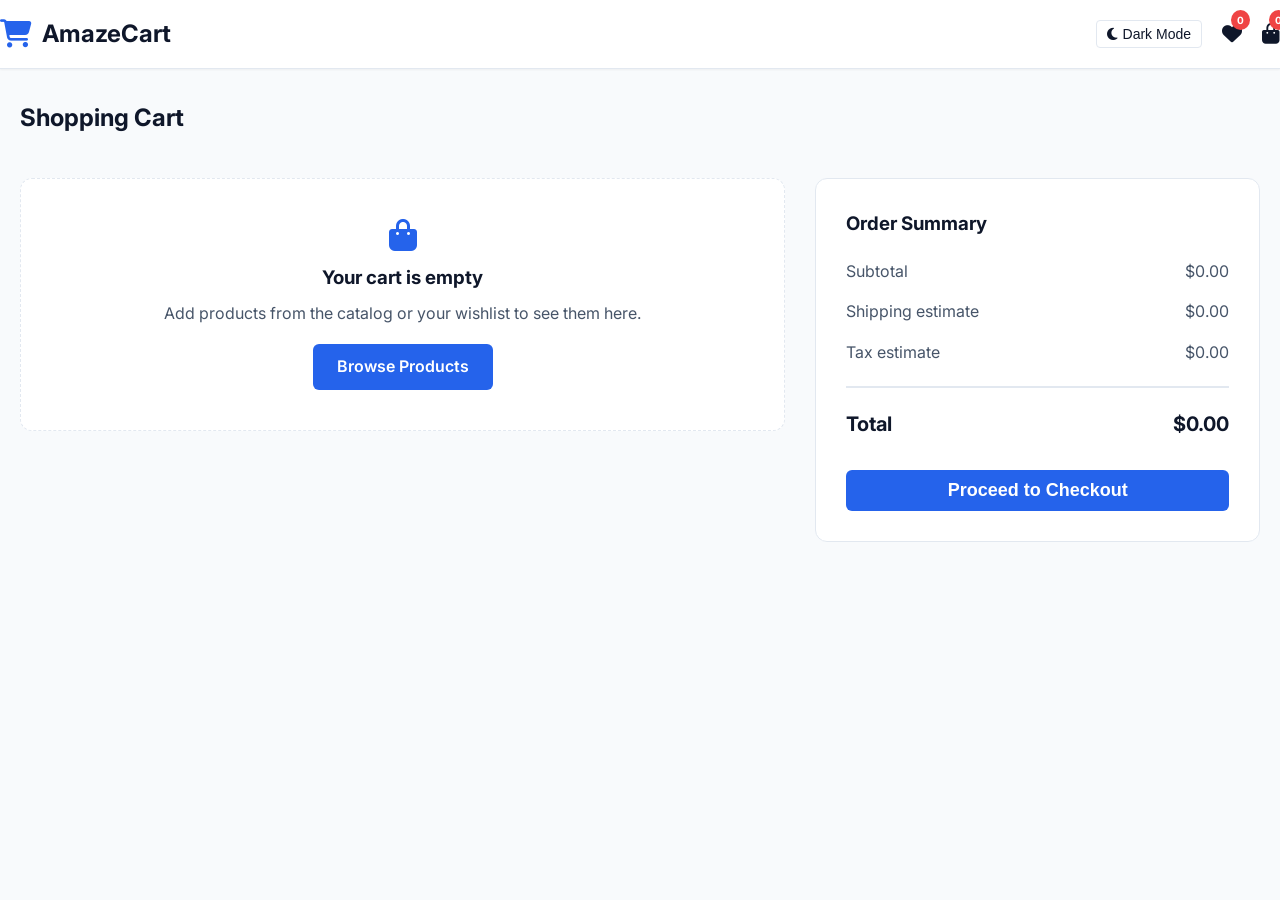
<file: cart.html>
<!DOCTYPE html>
<html lang="en" data-theme="light">
<head>
  <meta charset="UTF-8">
  <meta name="viewport" content="width=device-width, initial-scale=1.0">
  <title>Shopping Cart - AmazeCart</title>
  
  <link rel="stylesheet" href="https://cdnjs.cloudflare.com/ajax/libs/font-awesome/6.4.0/css/all.min.css">
  <link rel="stylesheet" href="styles/main.css">
  <style>
    .cart-container {
      display: flex;
      gap: 30px;
      margin-top: 40px;
      margin-bottom: 60px;
    }
    
    .cart-items {
      flex: 2;
    }
    
    .cart-summary {
      flex: 1;
      background: var(--surface-color);
      padding: 30px;
      border-radius: 12px;
      border: 1px solid var(--border-color);
      height: fit-content;
      position: sticky;
      top: 100px;
    }
    
    .cart-item {
      display: flex;
      gap: 20px;
      padding: 20px;
      background: var(--surface-color);
      border-radius: 12px;
      border: 1px solid var(--border-color);
      margin-bottom: 20px;
      align-items: center;
    }
    
    .cart-item img {
      width: 100px;
      height: 100px;
      object-fit: cover;
      border-radius: 8px;
    }
    
    .cart-item-details {
      flex: 1;
    }
    
    .cart-item-title {
      font-size: 18px;
      font-weight: 600;
      margin-bottom: 5px;
    }
    
    .cart-item-price {
      font-size: 16px;
      color: var(--text-secondary);
      margin-bottom: 15px;
    }

    .cart-item-meta {
      color: var(--text-secondary);
      font-size: 13px;
      text-transform: uppercase;
      letter-spacing: 0.05em;
      margin-bottom: 10px;
    }

    .qty-controls {
      display: flex;
      align-items: center;
      gap: 10px;
    }
    
    .qty-btn {
      width: 30px;
      height: 30px;
      border-radius: 50%;
      border: 1px solid var(--border-color);
      background: var(--bg-color);
      cursor: pointer;
      display: flex;
      align-items: center;
      justify-content: center;
      color: var(--text-primary);
    }
    
    .remove-btn {
      color: var(--error-color);
      background: none;
      border: none;
      cursor: pointer;
      font-size: 20px;
    }
    
    .summary-row {
      display: flex;
      justify-content: space-between;
      margin-bottom: 15px;
      color: var(--text-secondary);
    }
    
    .summary-total {
      display: flex;
      justify-content: space-between;
      margin-top: 20px;
      padding-top: 20px;
      border-top: 2px solid var(--border-color);
      font-size: 20px;
      font-weight: bold;
      color: var(--text-primary);
    }

    .cart-item-actions {
      display: flex;
      align-items: center;
      justify-content: space-between;
      gap: 14px;
      flex-wrap: wrap;
    }
    
  </style>
</head>
<body>

  <header>
    <div class="container top-bar">
      <a href="index.html" class="logo">
        <i class="fas fa-shopping-cart"></i>
        <span>AmazeCart</span>
      </a>
      
      <div class="nav-icons">
        <div class="controls">
          <button id="theme-toggle" class="theme-toggle">
            <i class="fas fa-moon"></i> Dark Mode
          </button>
        </div>
        <a href="wishlist.html" class="nav-icon" title="Wishlist">
          <i class="fas fa-heart"></i>
          <span class="badge wishlist-count">0</span>
        </a>
        <a href="cart.html" class="nav-icon" title="Cart">
          <i class="fas fa-shopping-bag"></i>
          <span class="badge cart-count">0</span>
        </a>
      </div>
    </div>
  </header>

  <main class="container">
    <h2 style="margin-top: 30px;">Shopping Cart</h2>
    
    <div class="cart-container">
      <div class="cart-items">
        <div id="cart-items-list"></div>
        <div id="cart-empty-state" class="empty-state" style="display: none;">
          <i class="fas fa-shopping-bag"></i>
          <h3>Your cart is empty</h3>
          <p>Add products from the catalog or your wishlist to see them here.</p>
          <a href="products.html" class="btn btn-primary" style="margin-top: 18px;">Browse Products</a>
        </div>
      </div>

      <div class="cart-summary">
        <h3 style="margin-bottom: 20px;">Order Summary</h3>
        <div class="summary-row">
          <span>Subtotal</span>
          <span id="cart-subtotal">$0.00</span>
        </div>
        <div class="summary-row">
          <span>Shipping estimate</span>
          <span id="cart-shipping">$0.00</span>
        </div>
        <div class="summary-row">
          <span>Tax estimate</span>
          <span id="cart-tax">$0.00</span>
        </div>
        
        <div class="summary-total">
          <span>Total</span>
          <span id="cart-total">$0.00</span>
        </div>
        
        <button id="checkout-btn" class="btn btn-primary" style="width: 100%; margin-top: 30px; font-size: 18px;">Proceed to Checkout</button>
      </div>
    </div>
  </main>

  <script src="scripts/main.js"></script>
</body>
</html>
</file>
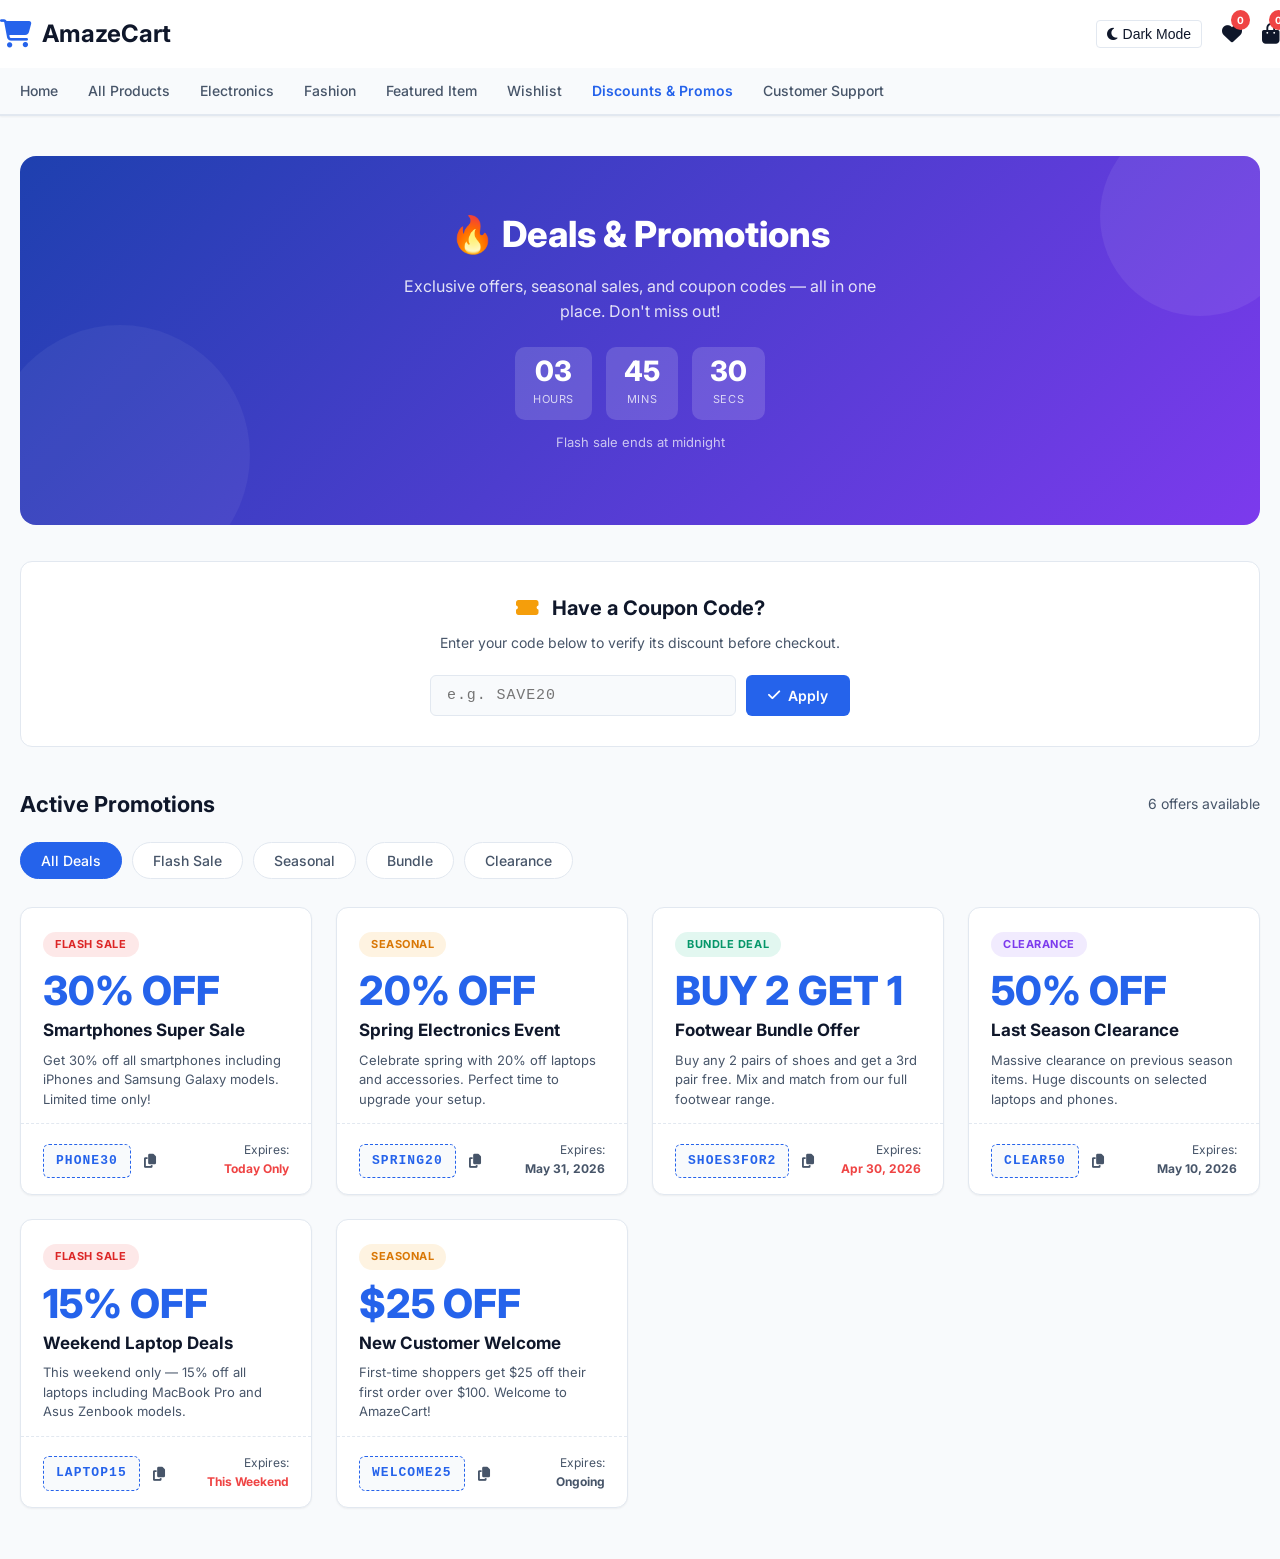
<file: discounts.html>
<!DOCTYPE html>
<html lang="en" data-theme="light">
<head>
  <meta charset="UTF-8">
  <meta name="viewport" content="width=device-width, initial-scale=1.0">
  <title>Discounts & Promotions - AmazeCart</title>

  <link rel="stylesheet" href="https://cdnjs.cloudflare.com/ajax/libs/font-awesome/6.4.0/css/all.min.css">
  <link rel="stylesheet" href="styles/main.css">
  <style>
    /* Hero Banner */
    .promo-hero {
      background: linear-gradient(135deg, #1e40af 0%, #7c3aed 100%);
      border-radius: 16px;
      padding: 50px 40px;
      color: #fff;
      text-align: center;
      margin: 40px 0 36px;
      position: relative;
      overflow: hidden;
    }

    .promo-hero::before {
      content: '';
      position: absolute;
      top: -40px; right: -40px;
      width: 200px; height: 200px;
      border-radius: 50%;
      background: rgba(255,255,255,0.07);
    }

    .promo-hero::after {
      content: '';
      position: absolute;
      bottom: -60px; left: -30px;
      width: 260px; height: 260px;
      border-radius: 50%;
      background: rgba(255,255,255,0.05);
    }

    .promo-hero h1 {
      font-size: 36px;
      font-weight: 800;
      margin-bottom: 10px;
    }

    .promo-hero p {
      font-size: 16px;
      opacity: 0.85;
      max-width: 480px;
      margin: 0 auto 22px;
    }

    /* Countdown Timer */
    .countdown {
      display: flex;
      gap: 14px;
      justify-content: center;
      margin-top: 10px;
    }

    .countdown-unit {
      background: rgba(255,255,255,0.15);
      border-radius: 10px;
      padding: 10px 18px;
      min-width: 70px;
    }

    .countdown-unit .num {
      font-size: 28px;
      font-weight: 800;
      display: block;
      line-height: 1;
    }

    .countdown-unit .lbl {
      font-size: 11px;
      opacity: 0.75;
      text-transform: uppercase;
      letter-spacing: 0.06em;
    }

    /* Filter tabs */
    .promo-tabs {
      display: flex;
      gap: 10px;
      margin-bottom: 28px;
      flex-wrap: wrap;
    }

    .promo-tab {
      padding: 9px 20px;
      border-radius: 20px;
      border: 1px solid var(--border-color);
      background: var(--surface-color);
      color: var(--text-secondary);
      cursor: pointer;
      font-size: 14px;
      font-weight: 500;
      font-family: inherit;
      transition: all 0.2s ease;
    }

    .promo-tab.active,
    .promo-tab:hover {
      background: var(--accent-primary);
      color: #fff;
      border-color: var(--accent-primary);
    }

    /* Promo Grid */
    .promo-grid {
      display: grid;
      grid-template-columns: repeat(auto-fill, minmax(280px, 1fr));
      gap: 24px;
      margin-bottom: 50px;
    }

    .promo-card {
      background: var(--surface-color);
      border: 1px solid var(--border-color);
      border-radius: 12px;
      overflow: hidden;
      box-shadow: var(--shadow-sm);
      transition: transform 0.2s ease, box-shadow 0.2s ease;
      display: flex;
      flex-direction: column;
    }

    .promo-card:hover {
      transform: translateY(-4px);
      box-shadow: var(--shadow-md);
    }

    .promo-card-top {
      padding: 22px 22px 14px;
      border-bottom: 1px dashed var(--border-color);
    }

    .promo-type-badge {
      display: inline-block;
      padding: 4px 12px;
      border-radius: 20px;
      font-size: 11px;
      font-weight: 700;
      letter-spacing: 0.05em;
      text-transform: uppercase;
      margin-bottom: 14px;
    }

    .badge-flash    { background: rgba(239,68,68,0.12); color: #dc2626; }
    .badge-seasonal { background: rgba(245,158,11,0.12); color: #d97706; }
    .badge-bundle   { background: rgba(16,185,129,0.12); color: #059669; }
    .badge-clearance{ background: rgba(139,92,246,0.12); color: #7c3aed; }

    .promo-discount {
      font-size: 40px;
      font-weight: 800;
      color: var(--accent-primary);
      line-height: 1;
      margin-bottom: 6px;
    }

    .promo-card h3 {
      font-size: 17px;
      font-weight: 700;
      margin-bottom: 6px;
    }

    .promo-card p {
      font-size: 13px;
      color: var(--text-secondary);
      line-height: 1.5;
    }

    .promo-card-bottom {
      padding: 16px 22px;
      display: flex;
      align-items: center;
      justify-content: space-between;
      flex: 1;
      align-items: flex-end;
    }

    .coupon-wrap {
      display: flex;
      align-items: center;
      gap: 8px;
    }

    .coupon-code {
      background: var(--bg-color);
      border: 1.5px dashed var(--accent-primary);
      border-radius: 6px;
      padding: 6px 12px;
      font-size: 13px;
      font-weight: 700;
      font-family: monospace;
      color: var(--accent-primary);
      letter-spacing: 0.08em;
    }

    .copy-btn {
      background: none;
      border: none;
      cursor: pointer;
      color: var(--text-secondary);
      font-size: 14px;
      padding: 5px;
      border-radius: 4px;
      transition: color 0.2s;
      font-family: inherit;
    }

    .copy-btn:hover { color: var(--accent-primary); }

    .promo-expires {
      font-size: 12px;
      color: var(--text-secondary);
      text-align: right;
    }

    .promo-expires strong {
      display: block;
      color: var(--error-color);
    }

    /* Coupon input section */
    .coupon-section {
      background: var(--surface-color);
      border: 1px solid var(--border-color);
      border-radius: 12px;
      padding: 30px;
      margin-bottom: 40px;
      text-align: center;
    }

    .coupon-section h2 {
      font-size: 20px;
      font-weight: 700;
      margin-bottom: 8px;
    }

    .coupon-section p {
      color: var(--text-secondary);
      font-size: 14px;
      margin-bottom: 20px;
    }

    .coupon-input-row {
      display: flex;
      gap: 10px;
      max-width: 420px;
      margin: 0 auto;
    }

    .coupon-input-row input {
      flex: 1;
      padding: 11px 16px;
      border: 1px solid var(--border-color);
      border-radius: 6px;
      background: var(--bg-color);
      color: var(--text-primary);
      font-family: monospace;
      font-size: 15px;
      letter-spacing: 0.06em;
    }

    .coupon-input-row input:focus {
      outline: none;
      border-color: var(--accent-primary);
      box-shadow: 0 0 0 3px rgba(37,99,235,0.1);
    }

    .btn-primary {
      display: inline-flex;
      align-items: center;
      gap: 8px;
      padding: 11px 22px;
      background: var(--accent-primary);
      color: #fff;
      border: none;
      border-radius: 6px;
      font-weight: 600;
      font-size: 14px;
      cursor: pointer;
      font-family: inherit;
      transition: background 0.2s ease;
    }

    .btn-primary:hover { background: var(--accent-hover); }

    .coupon-result {
      margin-top: 14px;
      font-size: 14px;
      font-weight: 600;
      display: none;
    }

    .coupon-result.valid   { color: var(--success-color); }
    .coupon-result.invalid { color: var(--error-color); }

    /* Section title */
    .section-title-row {
      display: flex;
      align-items: center;
      justify-content: space-between;
      margin-bottom: 20px;
    }

    .section-title-row h2 {
      font-size: 22px;
      font-weight: 700;
    }

    /* Toast */
    .toast {
      position: fixed;
      bottom: 30px;
      right: 30px;
      background: var(--surface-color);
      border: 1px solid var(--border-color);
      border-radius: 10px;
      padding: 14px 20px;
      box-shadow: var(--shadow-lg);
      display: flex;
      align-items: center;
      gap: 10px;
      font-size: 14px;
      font-weight: 500;
      transform: translateY(100px);
      opacity: 0;
      transition: all 0.3s ease;
      z-index: 9999;
    }

    .toast.show { transform: translateY(0); opacity: 1; }
    .toast i { color: var(--success-color); }

    /* No results */
    .no-results {
      text-align: center;
      padding: 60px 20px;
      color: var(--text-secondary);
      display: none;
    }

    .no-results i { font-size: 40px; margin-bottom: 14px; display: block; }
  </style>
</head>
<body>

  <!-- Header -->
  <header>
    <div class="container top-bar">
      <div class="logo">
        <i class="fas fa-shopping-cart"></i>
        <span>AmazeCart</span>
      </div>
      <div class="nav-icons">
        <div class="controls">
          <button id="theme-toggle" class="theme-toggle">
            <i class="fas fa-moon"></i> Dark Mode
          </button>
        </div>
        <a href="wishlist.html" class="nav-icon" title="Wishlist">
          <i class="fas fa-heart"></i>
          <span class="badge wishlist-count">0</span>
        </a>
        <a href="cart.html" class="nav-icon" title="Cart">
          <i class="fas fa-shopping-bag"></i>
          <span class="badge cart-count">0</span>
        </a>
      </div>
    </div>
    <nav class="main-nav">
      <div class="container">
        <ul>
          <li><a href="index.html">Home</a></li>
          <li><a href="products.html">All Products</a></li>
          <li><a href="products.html?category=electronics">Electronics</a></li>
          <li><a href="products.html?category=fashion">Fashion</a></li>
          <li><a href="product-details.html">Featured Item</a></li>
          <li><a href="wishlist.html">Wishlist</a></li>
          <li><a href="discounts.html" style="color: var(--accent-primary); font-weight: 600;">Discounts & Promos</a></li>
          <li><a href="feedback.html">Customer Support</a></li>
        </ul>
      </div>
    </nav>
  </header>

  <main class="container">

    <!-- Hero -->
    <div class="promo-hero">
      <h1>🔥 Deals & Promotions</h1>
      <p>Exclusive offers, seasonal sales, and coupon codes — all in one place. Don't miss out!</p>
      <div class="countdown" id="countdown">
        <div class="countdown-unit"><span class="num" id="cd-hours">00</span><span class="lbl">Hours</span></div>
        <div class="countdown-unit"><span class="num" id="cd-mins">00</span><span class="lbl">Mins</span></div>
        <div class="countdown-unit"><span class="num" id="cd-secs">00</span><span class="lbl">Secs</span></div>
      </div>
      <p style="margin-top:12px; font-size:13px; opacity:0.7;">Flash sale ends at midnight</p>
    </div>

    <!-- Coupon Validator -->
    <div class="coupon-section">
      <h2><i class="fas fa-ticket-alt" style="color: var(--accent-secondary); margin-right: 8px;"></i> Have a Coupon Code?</h2>
      <p>Enter your code below to verify its discount before checkout.</p>
      <div class="coupon-input-row">
        <input type="text" id="coupon-input" placeholder="e.g. SAVE20" maxlength="20">
        <button class="btn-primary" id="apply-coupon-btn">
          <i class="fas fa-check"></i> Apply
        </button>
      </div>
      <div class="coupon-result" id="coupon-result"></div>
    </div>

    <!-- Promo Cards -->
    <div class="section-title-row">
      <h2>Active Promotions</h2>
      <span id="promo-count" style="font-size:14px; color:var(--text-secondary);">6 offers available</span>
    </div>

    <!-- Filter Tabs -->
    <div class="promo-tabs">
      <button class="promo-tab active" data-filter="all">All Deals</button>
      <button class="promo-tab" data-filter="flash">Flash Sale</button>
      <button class="promo-tab" data-filter="seasonal">Seasonal</button>
      <button class="promo-tab" data-filter="bundle">Bundle</button>
      <button class="promo-tab" data-filter="clearance">Clearance</button>
    </div>

    <div class="promo-grid" id="promo-grid">
      <!-- Cards rendered by JS -->
    </div>

    <div class="no-results" id="no-results">
      <i class="fas fa-tag"></i>
      No promotions found in this category.
    </div>

  </main>

  <!-- Toast -->
  <div class="toast" id="toast">
    <i class="fas fa-copy"></i>
    <span id="toast-msg">Code copied to clipboard!</span>
  </div>

  <script src="scripts/main.js"></script>
  <script>
    // Promotions data
    const promotions = [
      {
        type: 'flash',
        badgeClass: 'badge-flash',
        badgeLabel: 'Flash Sale',
        discount: '30% OFF',
        title: 'Smartphones Super Sale',
        desc: 'Get 30% off all smartphones including iPhones and Samsung Galaxy models. Limited time only!',
        code: 'PHONE30',
        expires: 'Today Only',
        expiresUrgent: true,
      },
      {
        type: 'seasonal',
        badgeClass: 'badge-seasonal',
        badgeLabel: 'Seasonal',
        discount: '20% OFF',
        title: 'Spring Electronics Event',
        desc: 'Celebrate spring with 20% off laptops and accessories. Perfect time to upgrade your setup.',
        code: 'SPRING20',
        expires: 'May 31, 2026',
        expiresUrgent: false,
      },
      {
        type: 'bundle',
        badgeClass: 'badge-bundle',
        badgeLabel: 'Bundle Deal',
        discount: 'BUY 2\nGET 1',
        title: 'Footwear Bundle Offer',
        desc: 'Buy any 2 pairs of shoes and get a 3rd pair free. Mix and match from our full footwear range.',
        code: 'SHOES3FOR2',
        expires: 'Apr 30, 2026',
        expiresUrgent: true,
      },
      {
        type: 'clearance',
        badgeClass: 'badge-clearance',
        badgeLabel: 'Clearance',
        discount: '50% OFF',
        title: 'Last Season Clearance',
        desc: 'Massive clearance on previous season items. Huge discounts on selected laptops and phones.',
        code: 'CLEAR50',
        expires: 'May 10, 2026',
        expiresUrgent: false,
      },
      {
        type: 'flash',
        badgeClass: 'badge-flash',
        badgeLabel: 'Flash Sale',
        discount: '15% OFF',
        title: 'Weekend Laptop Deals',
        desc: 'This weekend only — 15% off all laptops including MacBook Pro and Asus Zenbook models.',
        code: 'LAPTOP15',
        expires: 'This Weekend',
        expiresUrgent: true,
      },
      {
        type: 'seasonal',
        badgeClass: 'badge-seasonal',
        badgeLabel: 'Seasonal',
        discount: '$25 OFF',
        title: 'New Customer Welcome',
        desc: 'First-time shoppers get $25 off their first order over $100. Welcome to AmazeCart!',
        code: 'WELCOME25',
        expires: 'Ongoing',
        expiresUrgent: false,
      },
    ];

    // Valid coupon codes for validator
    const validCoupons = {
      'PHONE30':    '30% off Smartphones',
      'SPRING20':   '20% off Electronics',
      'SHOES3FOR2': 'Buy 2 Get 1 Free on Shoes',
      'CLEAR50':    '50% off Clearance Items',
      'LAPTOP15':   '15% off Laptops',
      'WELCOME25':  '$25 off orders over $100',
    };

    let activeFilter = 'all';

    function renderPromos(filter) {
      const grid = document.getElementById('promo-grid');
      const noResults = document.getElementById('no-results');
      const countEl = document.getElementById('promo-count');
      grid.innerHTML = '';

      const filtered = filter === 'all' ? promotions : promotions.filter(p => p.type === filter);
      countEl.textContent = filtered.length + ' offer' + (filtered.length !== 1 ? 's' : '') + ' available';

      if (filtered.length === 0) {
        noResults.style.display = 'block';
        return;
      }
      noResults.style.display = 'none';

      filtered.forEach(promo => {
        const card = document.createElement('div');
        card.className = 'promo-card';
        card.innerHTML = `
          <div class="promo-card-top">
            <span class="promo-type-badge ${promo.badgeClass}">${promo.badgeLabel}</span>
            <div class="promo-discount">${promo.discount}</div>
            <h3>${promo.title}</h3>
            <p>${promo.desc}</p>
          </div>
          <div class="promo-card-bottom">
            <div class="coupon-wrap">
              <span class="coupon-code">${promo.code}</span>
              <button class="copy-btn" data-code="${promo.code}" title="Copy code">
                <i class="fas fa-copy"></i>
              </button>
            </div>
            <div class="promo-expires">
              Expires:
              <strong style="color: ${promo.expiresUrgent ? 'var(--error-color)' : 'var(--text-secondary)'};">${promo.expires}</strong>
            </div>
          </div>
        `;
        grid.appendChild(card);
      });

      // Copy button events
      document.querySelectorAll('.copy-btn').forEach(btn => {
        btn.addEventListener('click', function () {
          const code = this.getAttribute('data-code');
          navigator.clipboard.writeText(code).catch(() => {});
          showToast('Code "' + code + '" copied!');
        });
      });
    }

    // Tab filter
    document.querySelectorAll('.promo-tab').forEach(tab => {
      tab.addEventListener('click', function () {
        document.querySelectorAll('.promo-tab').forEach(t => t.classList.remove('active'));
        this.classList.add('active');
        activeFilter = this.getAttribute('data-filter');
        renderPromos(activeFilter);
      });
    });

    // Coupon validator
    document.getElementById('apply-coupon-btn').addEventListener('click', () => {
      const input = document.getElementById('coupon-input').value.trim().toUpperCase();
      const resultEl = document.getElementById('coupon-result');
      resultEl.style.display = 'block';
      if (validCoupons[input]) {
        resultEl.className = 'coupon-result valid';
        resultEl.innerHTML = '<i class="fas fa-check-circle"></i> Valid! This code gives you: ' + validCoupons[input];
      } else if (input === '') {
        resultEl.className = 'coupon-result invalid';
        resultEl.innerHTML = '<i class="fas fa-times-circle"></i> Please enter a coupon code.';
      } else {
        resultEl.className = 'coupon-result invalid';
        resultEl.innerHTML = '<i class="fas fa-times-circle"></i> Invalid or expired code. Try one of the codes above!';
      }
    });

    document.getElementById('coupon-input').addEventListener('keydown', function (e) {
      if (e.key === 'Enter') document.getElementById('apply-coupon-btn').click();
    });

    // Countdown to midnight
    function updateCountdown() {
      const now = new Date();
      const midnight = new Date();
      midnight.setHours(24, 0, 0, 0);
      const diff = midnight - now;
      const h = Math.floor(diff / 3600000);
      const m = Math.floor((diff % 3600000) / 60000);
      const s = Math.floor((diff % 60000) / 1000);
      document.getElementById('cd-hours').textContent = String(h).padStart(2, '0');
      document.getElementById('cd-mins').textContent  = String(m).padStart(2, '0');
      document.getElementById('cd-secs').textContent  = String(s).padStart(2, '0');
    }
    updateCountdown();
    setInterval(updateCountdown, 1000);

    // Toast
    function showToast(msg) {
      const toast = document.getElementById('toast');
      document.getElementById('toast-msg').textContent = msg;
      toast.classList.add('show');
      setTimeout(() => toast.classList.remove('show'), 2500);
    }

    // Init
    renderPromos('all');
  </script>
</body>
</html>
</file>
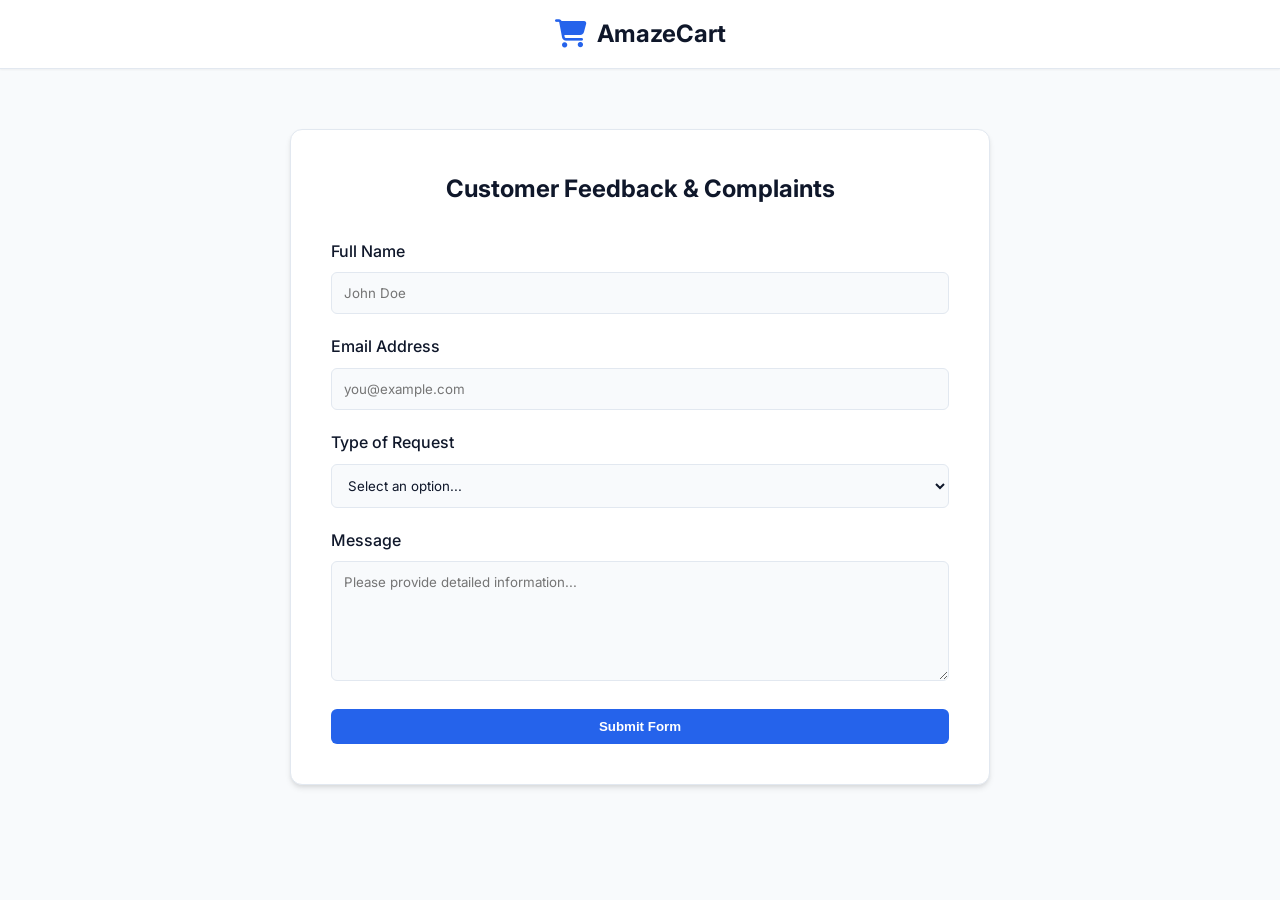
<file: feedback.html>
<!DOCTYPE html>
<html lang="en" data-theme="light">
<head>
  <meta charset="UTF-8">
  <meta name="viewport" content="width=device-width, initial-scale=1.0">
  <title>Feedback & Complaints - AmazeCart</title>
  
  <link rel="stylesheet" href="https://cdnjs.cloudflare.com/ajax/libs/font-awesome/6.4.0/css/all.min.css">
  <link rel="stylesheet" href="styles/main.css">
  <style>
    .feedback-container {
      max-width: 700px;
      margin: 60px auto;
      background: var(--surface-color);
      padding: 40px;
      border-radius: 12px;
      box-shadow: var(--shadow-md);
      border: 1px solid var(--border-color);
    }
    
    .form-group {
      margin-bottom: 20px;
    }
    
    .form-group label {
      display: block;
      margin-bottom: 8px;
      font-weight: 500;
    }
    
    .form-group input, .form-group textarea, .form-group select {
      width: 100%;
      padding: 12px;
      border: 1px solid var(--border-color);
      border-radius: 6px;
      background: var(--bg-color);
      color: var(--text-primary);
      font-family: inherit;
    }

    .form-group textarea {
      resize: vertical;
      min-height: 120px;
    }
    
    /* Custom Validation Error Styles */
    .input-error {
      border-color: var(--error-color) !important;
      background-color: rgba(239, 68, 68, 0.05) !important;
    }
    
    .custom-error-msg {
      color: var(--error-color);
      font-size: 12px;
      margin-top: 5px;
      display: flex;
      align-items: center;
      gap: 5px;
    }
    .custom-error-msg::before {
      content: '\f071';
      font-family: 'Font Awesome 6 Free';
      font-weight: 900;
    }
    
    .form-success-msg {
      background: rgba(16, 185, 129, 0.1);
      color: var(--success-color);
      padding: 15px;
      border-radius: 6px;
      margin-bottom: 20px;
      border: 1px solid rgba(16, 185, 129, 0.2);
    }
  </style>
</head>
<body>

  <header>
    <div class="container top-bar" style="justify-content: center;">
      <a href="index.html" class="logo">
        <i class="fas fa-shopping-cart"></i>
        <span>AmazeCart</span>
      </a>
    </div>
  </header>

  <main class="container">
    <div class="feedback-container">
      <h2 style="margin-bottom: 30px; text-align: center;">Customer Feedback & Complaints</h2>
      
      <form id="feedback-form" class="custom-validate" novalidate>
        <div class="form-group">
          <label for="fb-name">Full Name</label>
          <input type="text" id="fb-name" name="name" required placeholder="John Doe">
        </div>
        
        <div class="form-group">
          <label for="fb-email">Email Address</label>
          <input type="email" id="fb-email" name="email" required placeholder="you@example.com">
        </div>
        
        <div class="form-group">
          <label for="fb-type">Type of Request</label>
          <select id="fb-type" name="type" required>
            <option value="">Select an option...</option>
            <option value="complaint">Complaint</option>
            <option value="feedback">General Feedback</option>
            <option value="support">Technical Support</option>
          </select>
        </div>

        <div class="form-group">
          <label for="fb-message">Message</label>
          <textarea id="fb-message" name="message" required placeholder="Please provide detailed information..."></textarea>
        </div>

        <button type="submit" class="btn btn-primary" style="width: 100%;">Submit Form</button>
      </form>
    </div>
  </main>

  <script src="scripts/validation.js"></script>
</body>
</html>
</file>
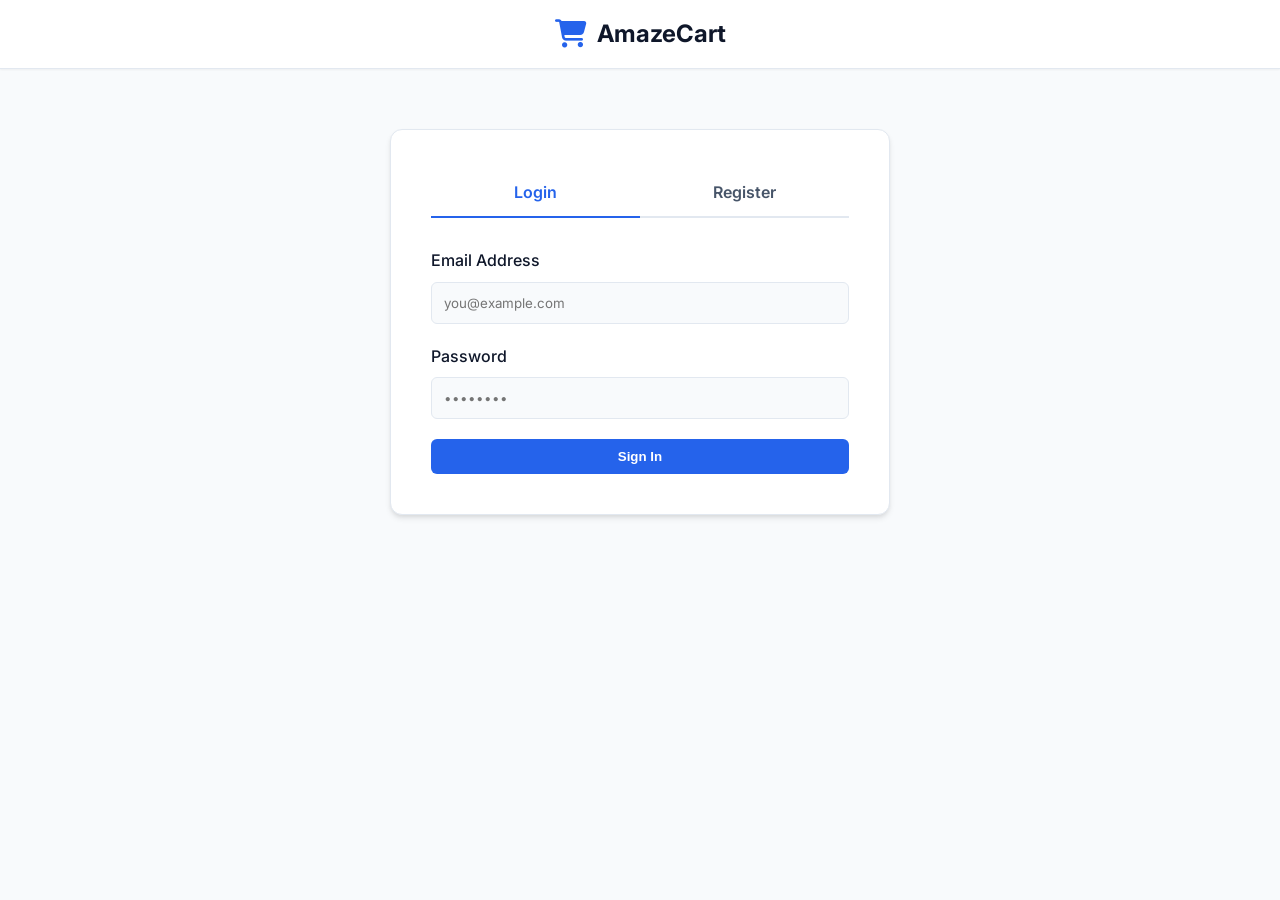
<file: login.html>
<!DOCTYPE html>
<html lang="en" data-theme="light">
<head>
  <meta charset="UTF-8">
  <meta name="viewport" content="width=device-width, initial-scale=1.0">
  <title>Login & Registration - AmazeCart</title>
  
  <link rel="stylesheet" href="https://cdnjs.cloudflare.com/ajax/libs/font-awesome/6.4.0/css/all.min.css">
  <link rel="stylesheet" href="styles/main.css">
  <style>
    /* Specific styles for login forms */
    .auth-container {
      max-width: 500px;
      margin: 60px auto;
      background: var(--surface-color);
      padding: 40px;
      border-radius: 12px;
      box-shadow: var(--shadow-md);
      border: 1px solid var(--border-color);
    }
    
    .auth-tabs {
      display: flex;
      margin-bottom: 30px;
      border-bottom: 2px solid var(--border-color);
    }
    
    .auth-tab {
      flex: 1;
      text-align: center;
      padding: 10px;
      cursor: pointer;
      font-weight: 600;
      color: var(--text-secondary);
      border-bottom: 2px solid transparent;
      margin-bottom: -2px;
      transition: all 0.3s;
    }
    
    .auth-tab.active {
      color: var(--accent-primary);
      border-bottom-color: var(--accent-primary);
    }
    
    .form-group {
      margin-bottom: 20px;
    }
    
    .form-group label {
      display: block;
      margin-bottom: 8px;
      font-weight: 500;
      color: var(--text-primary);
    }
    
    .form-group input {
      width: 100%;
      padding: 12px;
      border: 1px solid var(--border-color);
      border-radius: 6px;
      background: var(--bg-color);
      color: var(--text-primary);
      font-family: inherit;
    }
    
    .form-group input:focus {
      outline: none;
      border-color: var(--accent-primary);
      box-shadow: 0 0 0 3px rgba(37, 99, 235, 0.1);
    }
    
    /* Custom Validation Error Styles */
    .input-error {
      border-color: var(--error-color) !important;
      background-color: rgba(239, 68, 68, 0.05) !important;
    }
    
    .custom-error-msg {
      color: var(--error-color);
      font-size: 12px;
      margin-top: 5px;
      display: flex;
      align-items: center;
      gap: 5px;
    }
    .custom-error-msg::before {
      content: '\f071';
      font-family: 'Font Awesome 6 Free';
      font-weight: 900;
    }
    
    .form-success-msg {
      background: rgba(16, 185, 129, 0.1);
      color: var(--success-color);
      padding: 15px;
      border-radius: 6px;
      margin-bottom: 20px;
      border: 1px solid rgba(16, 185, 129, 0.2);
    }
    
    .auth-form {
      display: none;
    }
    .auth-form.active {
      display: block;
    }
  </style>
</head>
<body>

  <!-- Header (Simplified for Login) -->
  <header>
    <div class="container top-bar" style="justify-content: center;">
      <a href="index.html" class="logo">
        <i class="fas fa-shopping-cart"></i>
        <span>AmazeCart</span>
      </a>
    </div>
  </header>

  <main class="container">
    <div class="auth-container">
      <div class="auth-tabs">
        <div class="auth-tab active" id="tab-login" onclick="switchTab('login')">Login</div>
        <div class="auth-tab" id="tab-register" onclick="switchTab('register')">Register</div>
      </div>

      <!-- Login Form (with Custom JS Validation disabled HTML5) -->
      <form id="form-login" class="auth-form active custom-validate" novalidate>
        <div class="form-group">
          <label for="login-email">Email Address</label>
          <input type="email" id="login-email" name="email" required placeholder="you@example.com">
        </div>
        <div class="form-group">
          <label for="login-password">Password</label>
          <input type="password" id="login-password" name="password" required placeholder="••••••••">
        </div>
        <button type="submit" class="btn btn-primary" style="width: 100%;">Sign In</button>
      </form>

      <!-- Registration Form -->
      <form id="form-register" class="auth-form custom-validate" novalidate>
        <div class="form-group">
          <label for="reg-name">Full Name</label>
          <input type="text" id="reg-name" name="name" required placeholder="John Doe">
        </div>
        <div class="form-group">
          <label for="reg-email">Email Address</label>
          <input type="email" id="reg-email" name="email" required placeholder="you@example.com">
        </div>
        <div class="form-group">
          <label for="reg-password">Password</label>
          <input type="password" id="reg-password" name="password" required placeholder="••••••••">
        </div>
        <div class="form-group">
          <label for="reg-confirm">Confirm Password</label>
          <input type="password" id="reg-confirm" name="confirm_password" required placeholder="••••••••">
        </div>
        <button type="submit" class="btn btn-primary" style="width: 100%;">Create Account</button>
      </form>

    </div>
  </main>

  <script src="scripts/validation.js"></script>
  <script>
    // Simple inline logic for switching tabs
    function switchTab(tab) {
      document.getElementById('tab-login').classList.remove('active');
      document.getElementById('tab-register').classList.remove('active');
      document.getElementById('form-login').classList.remove('active');
      document.getElementById('form-register').classList.remove('active');

      document.getElementById('tab-' + tab).classList.add('active');
      document.getElementById('form-' + tab).classList.add('active');
    }
  </script>
</body>
</html>
</file>
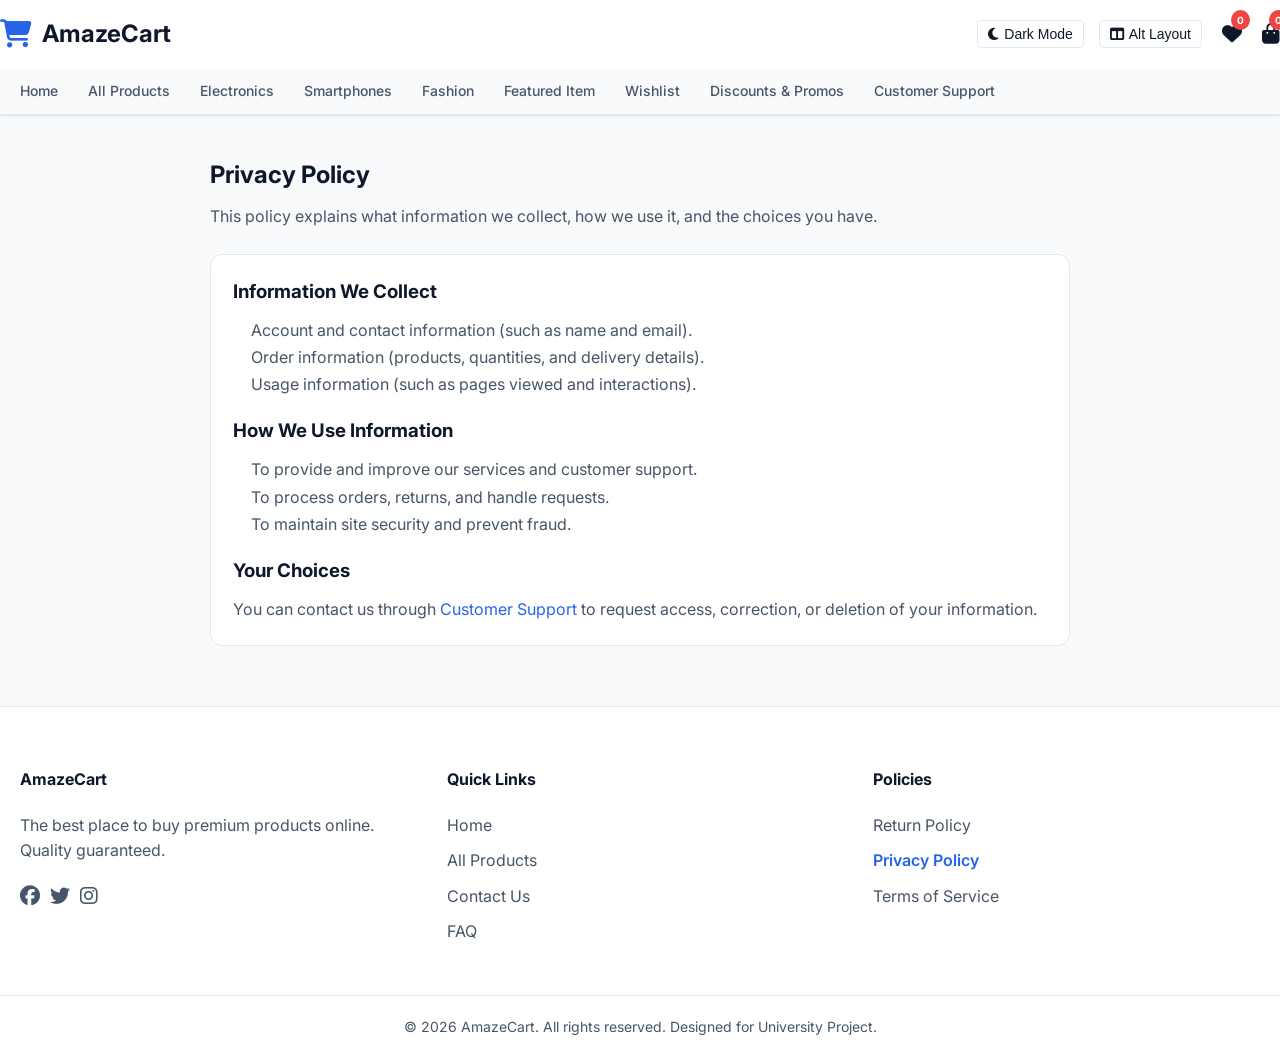
<file: privacy-policy.html>
<!DOCTYPE html>
<html lang="en" data-theme="light">
<head>
  <meta charset="UTF-8">
  <meta name="viewport" content="width=device-width, initial-scale=1.0">
  <title>Privacy Policy - AmazeCart</title>

  <link rel="stylesheet" href="https://cdnjs.cloudflare.com/ajax/libs/font-awesome/6.4.0/css/all.min.css">
  <link rel="stylesheet" href="styles/main.css">
</head>
<body>

  <header>
    <div class="container top-bar">
      <a href="index.html" class="logo">
        <i class="fas fa-shopping-cart"></i>
        <span>AmazeCart</span>
      </a>

      <div class="nav-icons">
        <div class="controls">
          <button id="theme-toggle" class="theme-toggle">
            <i class="fas fa-moon"></i> Dark Mode
          </button>
          <button id="layout-toggle" class="layout-toggle">
            <i class="fas fa-columns"></i> Alt Layout
          </button>
        </div>

        <a href="wishlist.html" class="nav-icon" title="Wishlist">
          <i class="fas fa-heart"></i>
          <span class="badge wishlist-count">0</span>
        </a>
        <a href="cart.html" class="nav-icon" title="Cart">
          <i class="fas fa-shopping-bag"></i>
          <span class="badge cart-count">0</span>
        </a>
      </div>
    </div>

    <nav class="main-nav">
      <div class="container">
        <ul>
          <li><a href="index.html">Home</a></li>
          <li><a href="products.html">All Products</a></li>
          <li><a href="products.html?category=Laptops">Electronics</a></li>
          <li><a href="products.html?category=Smartphones">Smartphones</a></li>
          <li><a href="products.html?category=Mens%20Shoes">Fashion</a></li>
          <li><a href="product-details.html">Featured Item</a></li>
          <li><a href="wishlist.html">Wishlist</a></li>
          <li><a href="discounts.html">Discounts &amp; Promos</a></li>
          <li><a href="feedback.html">Customer Support</a></li>
        </ul>
      </div>
    </nav>
  </header>

  <main class="container" style="max-width: 900px;">
    <section style="margin: 40px 0 60px;">
      <h1 style="margin-bottom: 10px;">Privacy Policy</h1>
      <p style="color: var(--text-secondary); margin-bottom: 24px;">
        This policy explains what information we collect, how we use it, and the choices you have.
      </p>

      <div style="background: var(--surface-color); border: 1px solid var(--border-color); border-radius: 12px; padding: 22px;">
        <h3 style="margin-bottom: 10px;">Information We Collect</h3>
        <ul style="color: var(--text-secondary); line-height: 1.7; padding-left: 18px; margin: 0 0 18px;">
          <li>Account and contact information (such as name and email).</li>
          <li>Order information (products, quantities, and delivery details).</li>
          <li>Usage information (such as pages viewed and interactions).</li>
        </ul>

        <h3 style="margin-bottom: 10px;">How We Use Information</h3>
        <ul style="color: var(--text-secondary); line-height: 1.7; padding-left: 18px; margin: 0 0 18px;">
          <li>To provide and improve our services and customer support.</li>
          <li>To process orders, returns, and handle requests.</li>
          <li>To maintain site security and prevent fraud.</li>
        </ul>

        <h3 style="margin-bottom: 10px;">Your Choices</h3>
        <p style="color: var(--text-secondary); line-height: 1.7; margin: 0;">
          You can contact us through <a href="feedback.html">Customer Support</a> to request access, correction, or deletion of your information.
        </p>
      </div>
    </section>
  </main>

  <footer>
    <div class="container footer-grid">
      <div class="footer-col">
        <h4>AmazeCart</h4>
        <p style="color: var(--text-secondary); margin-bottom: 20px;">The best place to buy premium products online. Quality guaranteed.</p>
        <div style="display: flex; gap: 10px;">
          <a href="#"><i class="fab fa-facebook fa-lg"></i></a>
          <a href="#"><i class="fab fa-twitter fa-lg"></i></a>
          <a href="#"><i class="fab fa-instagram fa-lg"></i></a>
        </div>
      </div>
      <div class="footer-col">
        <h4>Quick Links</h4>
        <ul>
          <li><a href="index.html">Home</a></li>
          <li><a href="products.html">All Products</a></li>
          <li><a href="feedback.html">Contact Us</a></li>
          <li><a href="#">FAQ</a></li>
        </ul>
      </div>
      <div class="footer-col">
        <h4>Policies</h4>
        <ul>
          <li><a href="return-policy.html">Return Policy</a></li>
          <li><a href="privacy-policy.html" style="color: var(--accent-primary); font-weight: 600;">Privacy Policy</a></li>
          <li><a href="terms-of-service.html">Terms of Service</a></li>
        </ul>
      </div>
    </div>
    <div class="footer-bottom">
      &copy; 2026 AmazeCart. All rights reserved. Designed for University Project.
    </div>
  </footer>

  <script src="scripts/main.js"></script>
</body>
</html>
</file>
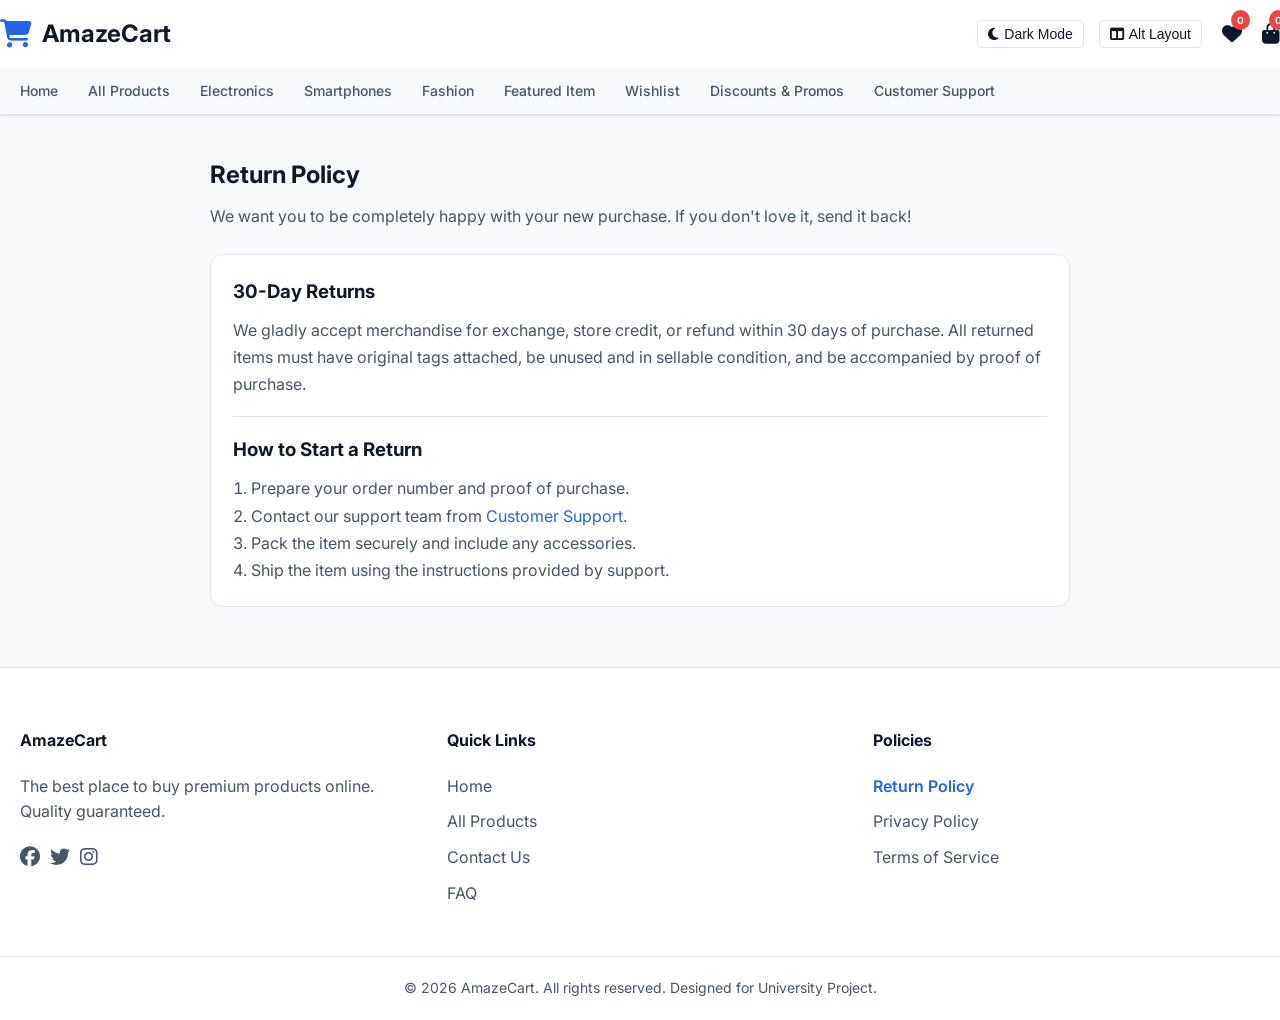
<file: return-policy.html>
<!DOCTYPE html>
<html lang="en" data-theme="light">
<head>
  <meta charset="UTF-8">
  <meta name="viewport" content="width=device-width, initial-scale=1.0">
  <title>Return Policy - AmazeCart</title>

  <link rel="stylesheet" href="https://cdnjs.cloudflare.com/ajax/libs/font-awesome/6.4.0/css/all.min.css">
  <link rel="stylesheet" href="styles/main.css">
</head>
<body>

  <header>
    <div class="container top-bar">
      <a href="index.html" class="logo">
        <i class="fas fa-shopping-cart"></i>
        <span>AmazeCart</span>
      </a>

      <div class="nav-icons">
        <div class="controls">
          <button id="theme-toggle" class="theme-toggle">
            <i class="fas fa-moon"></i> Dark Mode
          </button>
          <button id="layout-toggle" class="layout-toggle">
            <i class="fas fa-columns"></i> Alt Layout
          </button>
        </div>

        <a href="wishlist.html" class="nav-icon" title="Wishlist">
          <i class="fas fa-heart"></i>
          <span class="badge wishlist-count">0</span>
        </a>
        <a href="cart.html" class="nav-icon" title="Cart">
          <i class="fas fa-shopping-bag"></i>
          <span class="badge cart-count">0</span>
        </a>
      </div>
    </div>

    <nav class="main-nav">
      <div class="container">
        <ul>
          <li><a href="index.html">Home</a></li>
          <li><a href="products.html">All Products</a></li>
          <li><a href="products.html?category=Laptops">Electronics</a></li>
          <li><a href="products.html?category=Smartphones">Smartphones</a></li>
          <li><a href="products.html?category=Mens%20Shoes">Fashion</a></li>
          <li><a href="product-details.html">Featured Item</a></li>
          <li><a href="wishlist.html">Wishlist</a></li>
          <li><a href="discounts.html">Discounts &amp; Promos</a></li>
          <li><a href="feedback.html">Customer Support</a></li>
        </ul>
      </div>
    </nav>
  </header>

  <main class="container" style="max-width: 900px;">
    <section style="margin: 40px 0 60px;">
      <h1 style="margin-bottom: 10px;">Return Policy</h1>
      <p style="color: var(--text-secondary); margin-bottom: 24px;">
        We want you to be completely happy with your new purchase. If you don't love it, send it back!
      </p>

      <div style="background: var(--surface-color); border: 1px solid var(--border-color); border-radius: 12px; padding: 22px;">
        <h3 style="margin-bottom: 10px;">30-Day Returns</h3>
        <p style="color: var(--text-secondary); line-height: 1.7;">
          We gladly accept merchandise for exchange, store credit, or refund within 30 days of purchase.
          All returned items must have original tags attached, be unused and in sellable condition, and be
          accompanied by proof of purchase.
        </p>

        <hr style="border: none; border-top: 1px solid var(--border-color); margin: 18px 0;">

        <h3 style="margin-bottom: 10px;">How to Start a Return</h3>
        <ol style="color: var(--text-secondary); line-height: 1.7; padding-left: 18px; margin: 0;">
          <li>Prepare your order number and proof of purchase.</li>
          <li>Contact our support team from <a href="feedback.html">Customer Support</a>.</li>
          <li>Pack the item securely and include any accessories.</li>
          <li>Ship the item using the instructions provided by support.</li>
        </ol>
      </div>
    </section>
  </main>

  <footer>
    <div class="container footer-grid">
      <div class="footer-col">
        <h4>AmazeCart</h4>
        <p style="color: var(--text-secondary); margin-bottom: 20px;">The best place to buy premium products online. Quality guaranteed.</p>
        <div style="display: flex; gap: 10px;">
          <a href="#"><i class="fab fa-facebook fa-lg"></i></a>
          <a href="#"><i class="fab fa-twitter fa-lg"></i></a>
          <a href="#"><i class="fab fa-instagram fa-lg"></i></a>
        </div>
      </div>
      <div class="footer-col">
        <h4>Quick Links</h4>
        <ul>
          <li><a href="index.html">Home</a></li>
          <li><a href="products.html">All Products</a></li>
          <li><a href="feedback.html">Contact Us</a></li>
          <li><a href="#">FAQ</a></li>
        </ul>
      </div>
      <div class="footer-col">
        <h4>Policies</h4>
        <ul>
          <li><a href="return-policy.html" style="color: var(--accent-primary); font-weight: 600;">Return Policy</a></li>
          <li><a href="privacy-policy.html">Privacy Policy</a></li>
          <li><a href="terms-of-service.html">Terms of Service</a></li>
        </ul>
      </div>
    </div>
    <div class="footer-bottom">
      &copy; 2026 AmazeCart. All rights reserved. Designed for University Project.
    </div>
  </footer>

  <script src="scripts/main.js"></script>
</body>
</html>
</file>
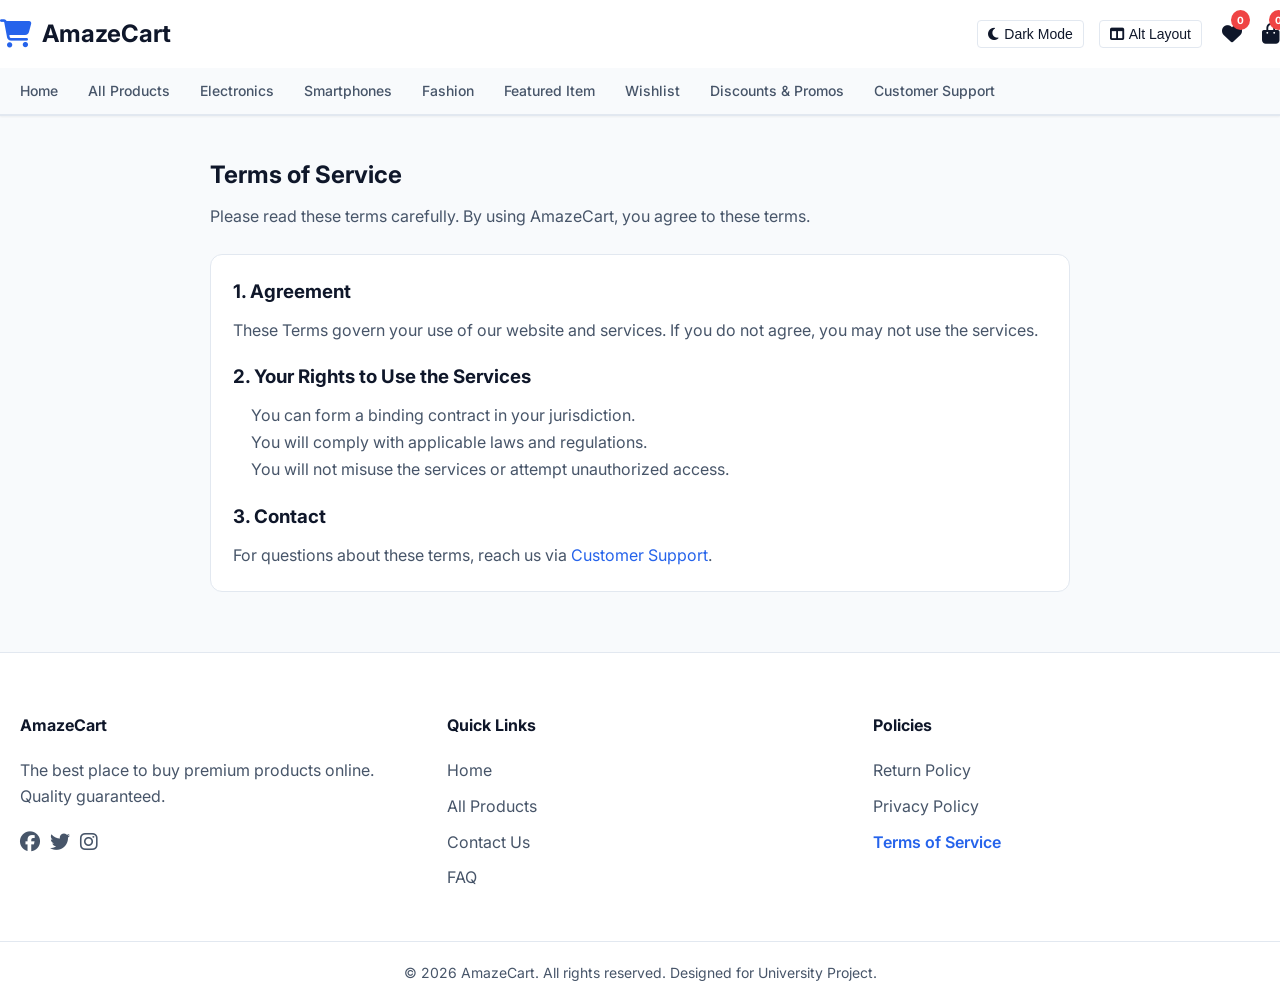
<file: terms-of-service.html>
<!DOCTYPE html>
<html lang="en" data-theme="light">
<head>
  <meta charset="UTF-8">
  <meta name="viewport" content="width=device-width, initial-scale=1.0">
  <title>Terms of Service - AmazeCart</title>

  <link rel="stylesheet" href="https://cdnjs.cloudflare.com/ajax/libs/font-awesome/6.4.0/css/all.min.css">
  <link rel="stylesheet" href="styles/main.css">
</head>
<body>

  <header>
    <div class="container top-bar">
      <a href="index.html" class="logo">
        <i class="fas fa-shopping-cart"></i>
        <span>AmazeCart</span>
      </a>

      <div class="nav-icons">
        <div class="controls">
          <button id="theme-toggle" class="theme-toggle">
            <i class="fas fa-moon"></i> Dark Mode
          </button>
          <button id="layout-toggle" class="layout-toggle">
            <i class="fas fa-columns"></i> Alt Layout
          </button>
        </div>

        <a href="wishlist.html" class="nav-icon" title="Wishlist">
          <i class="fas fa-heart"></i>
          <span class="badge wishlist-count">0</span>
        </a>
        <a href="cart.html" class="nav-icon" title="Cart">
          <i class="fas fa-shopping-bag"></i>
          <span class="badge cart-count">0</span>
        </a>
      </div>
    </div>

    <nav class="main-nav">
      <div class="container">
        <ul>
          <li><a href="index.html">Home</a></li>
          <li><a href="products.html">All Products</a></li>
          <li><a href="products.html?category=Laptops">Electronics</a></li>
          <li><a href="products.html?category=Smartphones">Smartphones</a></li>
          <li><a href="products.html?category=Mens%20Shoes">Fashion</a></li>
          <li><a href="product-details.html">Featured Item</a></li>
          <li><a href="wishlist.html">Wishlist</a></li>
          <li><a href="discounts.html">Discounts &amp; Promos</a></li>
          <li><a href="feedback.html">Customer Support</a></li>
        </ul>
      </div>
    </nav>
  </header>

  <main class="container" style="max-width: 900px;">
    <section style="margin: 40px 0 60px;">
      <h1 style="margin-bottom: 10px;">Terms of Service</h1>
      <p style="color: var(--text-secondary); margin-bottom: 24px;">
        Please read these terms carefully. By using AmazeCart, you agree to these terms.
      </p>

      <div style="background: var(--surface-color); border: 1px solid var(--border-color); border-radius: 12px; padding: 22px;">
        <h3 style="margin-bottom: 10px;">1. Agreement</h3>
        <p style="color: var(--text-secondary); line-height: 1.7; margin: 0 0 18px;">
          These Terms govern your use of our website and services. If you do not agree, you may not use the services.
        </p>

        <h3 style="margin-bottom: 10px;">2. Your Rights to Use the Services</h3>
        <ul style="color: var(--text-secondary); line-height: 1.7; padding-left: 18px; margin: 0 0 18px;">
          <li>You can form a binding contract in your jurisdiction.</li>
          <li>You will comply with applicable laws and regulations.</li>
          <li>You will not misuse the services or attempt unauthorized access.</li>
        </ul>

        <h3 style="margin-bottom: 10px;">3. Contact</h3>
        <p style="color: var(--text-secondary); line-height: 1.7; margin: 0;">
          For questions about these terms, reach us via <a href="feedback.html">Customer Support</a>.
        </p>
      </div>
    </section>
  </main>

  <footer>
    <div class="container footer-grid">
      <div class="footer-col">
        <h4>AmazeCart</h4>
        <p style="color: var(--text-secondary); margin-bottom: 20px;">The best place to buy premium products online. Quality guaranteed.</p>
        <div style="display: flex; gap: 10px;">
          <a href="#"><i class="fab fa-facebook fa-lg"></i></a>
          <a href="#"><i class="fab fa-twitter fa-lg"></i></a>
          <a href="#"><i class="fab fa-instagram fa-lg"></i></a>
        </div>
      </div>
      <div class="footer-col">
        <h4>Quick Links</h4>
        <ul>
          <li><a href="index.html">Home</a></li>
          <li><a href="products.html">All Products</a></li>
          <li><a href="feedback.html">Contact Us</a></li>
          <li><a href="#">FAQ</a></li>
        </ul>
      </div>
      <div class="footer-col">
        <h4>Policies</h4>
        <ul>
          <li><a href="return-policy.html">Return Policy</a></li>
          <li><a href="privacy-policy.html">Privacy Policy</a></li>
          <li><a href="terms-of-service.html" style="color: var(--accent-primary); font-weight: 600;">Terms of Service</a></li>
        </ul>
      </div>
    </div>
    <div class="footer-bottom">
      &copy; 2026 AmazeCart. All rights reserved. Designed for University Project.
    </div>
  </footer>

  <script src="scripts/main.js"></script>
</body>
</html>
</file>
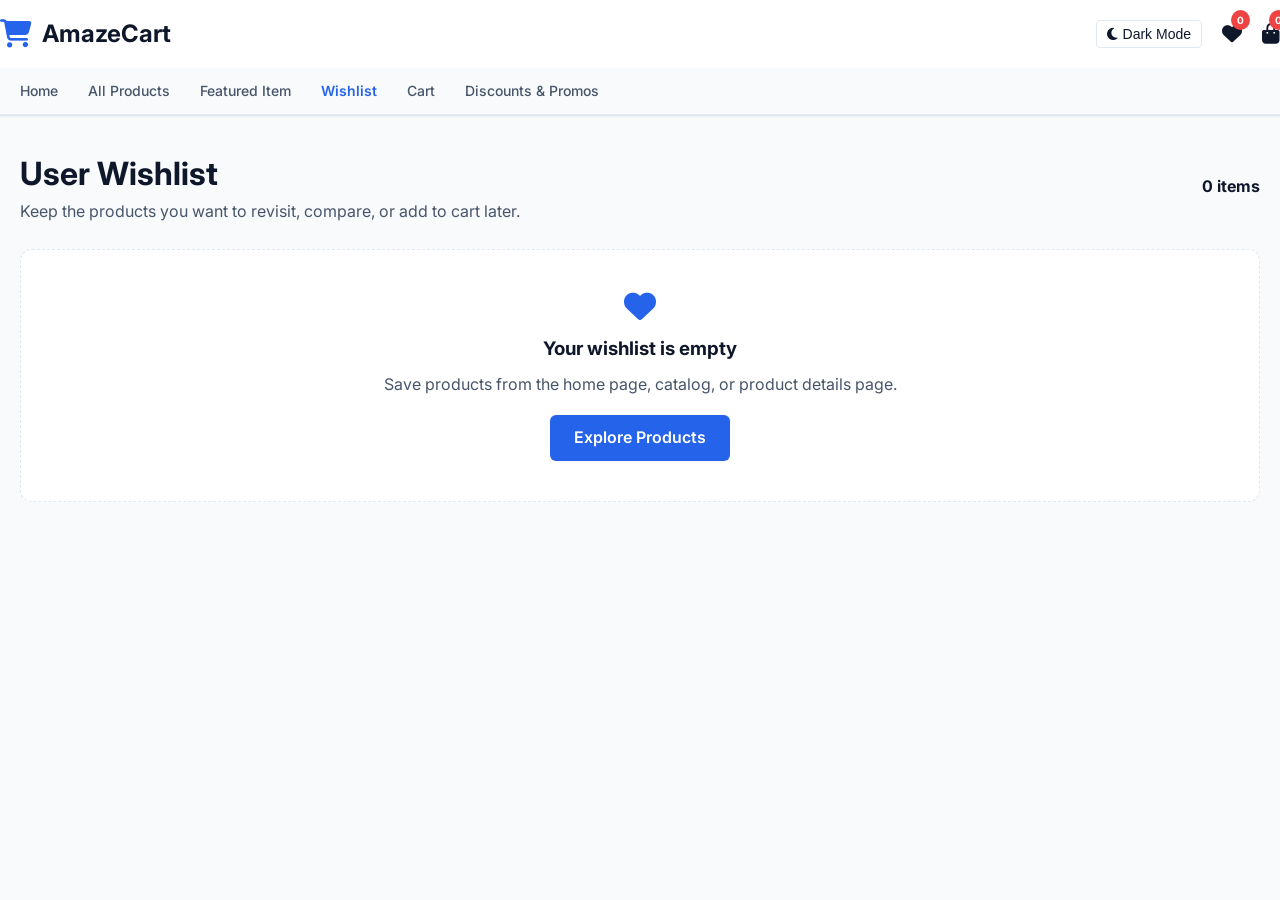
<file: wishlist.html>
<!DOCTYPE html>
<html lang="en" data-theme="light">
<head>
  <meta charset="UTF-8">
  <meta name="viewport" content="width=device-width, initial-scale=1.0">
  <title>User Wishlist - AmazeCart</title>

  <link rel="stylesheet" href="https://cdnjs.cloudflare.com/ajax/libs/font-awesome/6.4.0/css/all.min.css">
  <link rel="stylesheet" href="styles/main.css">
  <style>
    .wishlist-page-header {
      display: flex;
      justify-content: space-between;
      align-items: center;
      gap: 20px;
      margin: 32px 0 24px;
      flex-wrap: wrap;
    }

    .wishlist-page-header p {
      color: var(--text-secondary);
    }
  </style>
</head>
<body>

  <header>
    <div class="container top-bar">
      <a href="index.html" class="logo">
        <i class="fas fa-shopping-cart"></i>
        <span>AmazeCart</span>
      </a>

      <div class="nav-icons">
        <div class="controls">
          <button id="theme-toggle" class="theme-toggle">
            <i class="fas fa-moon"></i> Dark Mode
          </button>
        </div>
        <a href="wishlist.html" class="nav-icon" title="Wishlist">
          <i class="fas fa-heart"></i>
          <span class="badge wishlist-count">0</span>
        </a>
        <a href="cart.html" class="nav-icon" title="Cart">
          <i class="fas fa-shopping-bag"></i>
          <span class="badge cart-count">0</span>
        </a>
      </div>
    </div>

    <nav class="main-nav">
      <div class="container">
        <ul>
          <li><a href="index.html">Home</a></li>
          <li><a href="products.html">All Products</a></li>
          <li><a href="product-details.html">Featured Item</a></li>
          <li><a href="wishlist.html" style="color: var(--accent-primary); font-weight: 600;">Wishlist</a></li>
          <li><a href="cart.html">Cart</a></li>
          <li><a href="discounts.html">Discounts &amp; Promos</a></li>
        </ul>
      </div>
    </nav>
  </header>

  <main class="container">
    <div class="wishlist-page-header">
      <div>
        <h1>User Wishlist</h1>
        <p>Keep the products you want to revisit, compare, or add to cart later.</p>
      </div>
      <strong id="wishlist-items-count">0 items</strong>
    </div>

    <div id="wishlist-empty-state" class="empty-state" style="display: none;">
      <i class="fas fa-heart"></i>
      <h3>Your wishlist is empty</h3>
      <p>Save products from the home page, catalog, or product details page.</p>
      <a href="products.html" class="btn btn-primary" style="margin-top: 18px;">Explore Products</a>
    </div>

    <section id="wishlist-grid" class="wishlist-grid"></section>
  </main>

  <script src="scripts/main.js"></script>
</body>
</html>
</file>
<file: styles/main.css>
@import url('https://fonts.googleapis.com/css2?family=Inter:wght@300;400;500;600;700&display=swap');

:root {
  /* Default Light Theme (Theme 1) */
  --bg-color: #f8fafc;
  --surface-color: #ffffff;
  --text-primary: #0f172a;
  --text-secondary: #475569;
  --accent-primary: #2563eb;
  --accent-hover: #1d4ed8;
  --accent-secondary: #f59e0b;
  --border-color: #e2e8f0;
  --success-color: #10b981;
  --error-color: #ef4444;
  --shadow-sm: 0 1px 2px 0 rgba(0, 0, 0, 0.05);
  --shadow-md: 0 4px 6px -1px rgba(0, 0, 0, 0.1), 0 2px 4px -1px rgba(0, 0, 0, 0.06);
  --shadow-lg: 0 10px 15px -3px rgba(0, 0, 0, 0.1), 0 4px 6px -2px rgba(0, 0, 0, 0.05);
  --transition-speed: 0.3s;
  --layout-container-width: 1280px;
}

[data-theme="dark"] {
  /* Dark Theme (Theme 2) */
  --bg-color: #0f172a;
  --surface-color: #1e293b;
  --text-primary: #f8fafc;
  --text-secondary: #94a3b8;
  --accent-primary: #3b82f6;
  --accent-hover: #60a5fa;
  --accent-secondary: #fbbf24;
  --border-color: #334155;
  --shadow-sm: 0 1px 2px 0 rgba(0,0,0,0.5);
  --shadow-md: 0 4px 6px -1px rgba(0,0,0,0.5), 0 2px 4px -1px rgba(0,0,0,0.3);
  --shadow-lg: 0 10px 15px -3px rgba(0,0,0,0.5), 0 4px 6px -2px rgba(0,0,0,0.3);
}

* {
  margin: 0;
  padding: 0;
  box-sizing: border-box;
}

body {
  font-family: 'Inter', sans-serif;
  background-color: var(--bg-color);
  color: var(--text-primary);
  line-height: 1.6;
  transition: background-color var(--transition-speed) ease, color var(--transition-speed) ease;
}

a {
  text-decoration: none;
  color: var(--accent-primary);
  transition: color 0.2s ease;
}

a:hover {
  color: var(--accent-hover);
}

ul {
  list-style: none;
}

.container {
  max-width: var(--layout-container-width);
  margin: 0 auto;
  padding: 0 20px;
}

/* Header */
header {
  background-color: var(--surface-color);
  border-bottom: 1px solid var(--border-color);
  position: sticky;
  top: 0;
  z-index: 100;
  box-shadow: var(--shadow-sm);
  transition: background-color var(--transition-speed), border-color var(--transition-speed);
}

.top-bar {
  display: flex;
  justify-content: space-between;
  align-items: center;
  padding: 15px 0;
}

.logo {
  font-size: 24px;
  font-weight: 700;
  color: var(--text-primary);
  display: flex;
  align-items: center;
  gap: 10px;
}

.logo i {
  color: var(--accent-primary);
  font-size: 28px;
}

.search-bar {
  display: flex;
  flex: 1;
  max-width: 500px;
  margin: 0 40px;
}

.search-bar input {
  width: 100%;
  padding: 10px 15px;
  border: 1px solid var(--border-color);
  border-right: none;
  border-radius: 4px 0 0 4px;
  background-color: var(--bg-color);
  color: var(--text-primary);
  outline: none;
}

.search-bar button {
  padding: 10px 20px;
  background-color: var(--accent-secondary);
  border: 1px solid var(--accent-secondary);
  border-radius: 0 4px 4px 0;
  color: #fff;
  cursor: pointer;
  transition: background-color 0.2s;
}

.search-bar button:hover {
  background-color: #d97706;
}

.nav-icons {
  display: flex;
  gap: 20px;
  align-items: center;
}

.nav-icon {
  color: var(--text-primary);
  font-size: 20px;
  position: relative;
  cursor: pointer;
}

.nav-icon .badge {
  position: absolute;
  top: -8px;
  right: -8px;
  background-color: var(--error-color);
  color: white;
  font-size: 10px;
  font-weight: bold;
  padding: 2px 6px;
  border-radius: 50%;
}

nav.main-nav {
  background-color: var(--bg-color);
  border-bottom: 1px solid var(--border-color);
}

nav.main-nav ul {
  display: flex;
  gap: 30px;
  padding: 10px 0;
}

nav.main-nav a {
  color: var(--text-secondary);
  font-weight: 500;
  font-size: 14px;
}

nav.main-nav a:hover {
  color: var(--accent-primary);
}

/* Theme / Layout Toggle Controls */
.controls {
  display: flex;
  align-items: center;
  gap: 15px;
}

.theme-toggle, .layout-toggle {
  background: none;
  border: 1px solid var(--border-color);
  color: var(--text-primary);
  padding: 5px 10px;
  border-radius: 4px;
  cursor: pointer;
  font-size: 14px;
  display: flex;
  align-items: center;
  gap: 5px;
}

/* Footer */
footer {
  background-color: var(--surface-color);
  padding: 60px 0 20px;
  margin-top: 60px;
  border-top: 1px solid var(--border-color);
}

.footer-grid {
  display: grid;
  grid-template-columns: repeat(auto-fit, minmax(200px, 1fr));
  gap: 40px;
  margin-bottom: 40px;
}

.footer-col h4 {
  margin-bottom: 20px;
  color: var(--text-primary);
}

.footer-col ul li {
  margin-bottom: 10px;
}

.footer-col a {
  color: var(--text-secondary);
}

.footer-col a:hover {
  color: var(--accent-primary);
}

.footer-bottom {
  text-align: center;
  padding-top: 20px;
  border-top: 1px solid var(--border-color);
  color: var(--text-secondary);
  font-size: 14px;
}

/* Buttons */
.btn {
  display: inline-block;
  padding: 10px 24px;
  border-radius: 6px;
  font-weight: 600;
  cursor: pointer;
  text-align: center;
  border: none;
  transition: all 0.2s ease;
}

.btn-primary {
  background-color: var(--accent-primary);
  color: #fff;
}

.btn-primary:hover {
  background-color: var(--accent-hover);
  color: #fff;
}

.btn-secondary {
  background-color: var(--surface-color);
  color: var(--text-primary);
  border: 1px solid var(--border-color);
}

.btn-secondary:hover {
  background-color: var(--bg-color);
}

/* Hero Section */
.hero {
  position: relative;
  height: 500px;
  display: flex;
  align-items: center;
  background: var(--surface-color);
  overflow: hidden;
  margin-top: 20px;
  border-radius: 12px;
  box-shadow: var(--shadow-sm);
}

.hero img.hero-bg {
  position: absolute;
  top: 0;
  left: 0;
  width: 100%;
  height: 100%;
  object-fit: cover;
  z-index: 1;
  opacity: 0.8;
}

.hero-content {
  position: relative;
  z-index: 2;
  padding: 60px;
  max-width: 600px;
  background: rgba(var(--bg-color), 0.8);
  backdrop-filter: blur(5px);
  border-radius: 8px;
  margin-left: 40px;
}

.hero-content h1 {
  font-size: 48px;
  margin-bottom: 20px;
  line-height: 1.2;
}

.hero-content p {
  font-size: 18px;
  margin-bottom: 30px;
  color: var(--text-secondary);
}

/* Section Titles */
.section-title {
  font-size: 28px;
  margin: 40px 0 20px;
  color: var(--text-primary);
  display: flex;
  justify-content: space-between;
  align-items: center;
}

/* Product Grid */
.product-grid {
  display: grid;
  grid-template-columns: repeat(auto-fill, minmax(250px, 1fr));
  gap: 30px;
}

/* Product Card */
.product-card {
  background-color: var(--surface-color);
  border-radius: 12px;
  overflow: hidden;
  box-shadow: var(--shadow-sm);
  transition: transform var(--transition-speed), box-shadow var(--transition-speed);
  border: 1px solid var(--border-color);
  display: flex;
  flex-direction: column;
}

.product-card:hover {
  transform: translateY(-5px);
  box-shadow: var(--shadow-lg);
}

.product-card-img {
  width: 100%;
  height: 200px;
  object-fit: cover;
  border-bottom: 1px solid var(--border-color);
}

.product-card-body {
  padding: 20px;
  flex: 1;
  display: flex;
  flex-direction: column;
}

.product-category {
  font-size: 12px;
  text-transform: uppercase;
  color: var(--text-secondary);
  letter-spacing: 1px;
  margin-bottom: 8px;
}

.product-title {
  font-size: 16px;
  font-weight: 600;
  margin-bottom: 10px;
  color: var(--text-primary);
}

.product-rating {
  color: var(--accent-secondary);
  font-size: 14px;
  margin-bottom: 15px;
}

.product-price-row {
  display: flex;
  justify-content: space-between;
  align-items: center;
  margin-top: auto;
}

.product-quick-actions {
  display: flex;
  align-items: center;
  gap: 10px;
}

.product-price {
  font-size: 20px;
  font-weight: 700;
  color: var(--text-primary);
}

.add-to-cart-btn {
  background: none;
  border: none;
  color: var(--accent-primary);
  font-size: 20px;
  cursor: pointer;
  transition: transform 0.2s;
}

.add-to-cart-btn:hover {
  transform: scale(1.1);
}

.wishlist-toggle-btn {
  width: 40px;
  height: 40px;
  border: 1px solid var(--border-color);
  border-radius: 50%;
  background: var(--surface-color);
  color: var(--text-secondary);
  cursor: pointer;
  transition: all 0.2s ease;
}

.wishlist-toggle-btn:hover,
.wishlist-toggle-btn.is-active,
.wishlist-detail-btn.is-active {
  color: var(--error-color);
  border-color: rgba(239, 68, 68, 0.35);
}

.wishlist-detail-btn {
  min-width: 220px;
}

/* List View Layout for Products */
.product-list-layout {
  display: flex;
  flex-direction: column;
  gap: 20px;
}

.product-list-layout .product-card {
  flex-direction: row;
  height: 200px;
}

.product-list-layout .product-card-img {
  width: 250px;
  height: 100%;
  border-bottom: none;
  border-right: 1px solid var(--border-color);
}

.product-list-layout .product-card-body {
  justify-content: center;
}

/* Custom Alternative Theme Layout Classes */
body.layout-alternative .container {
  max-width: 100%;
  padding: 0 40px;
}
body.layout-alternative header .container {
  flex-direction: column;
}
body.layout-alternative .search-bar {
  margin: 15px 0;
  max-width: 100%;
}
body.layout-alternative nav.main-nav ul {
  justify-content: center;
}

/* Badges */
.badge-discount {
  position: absolute;
  top: 10px;
  left: 10px;
  background: var(--error-color);
  color: white;
  padding: 4px 8px;
  border-radius: 4px;
  font-size: 12px;
  font-weight: bold;
}

/* Comparison Feature */
.compare-label {
  display: flex;
  align-items: center;
  gap: 5px;
  font-size: 14px;
  color: var(--text-secondary);
  margin-top: 10px;
  cursor: pointer;
}

.compare-checkbox {
  accent-color: var(--accent-primary);
  width: 16px;
  height: 16px;
  cursor: pointer;
}

.compare-bar {
  position: fixed;
  bottom: -100%;
  left: 0;
  width: 100%;
  background: var(--surface-color);
  box-shadow: 0 -4px 10px rgba(0,0,0,0.1);
  padding: 15px 20px;
  display: flex;
  justify-content: space-between;
  align-items: center;
  transition: bottom 0.3s ease;
  z-index: 1000;
  border-top: 1px solid var(--border-color);
}

.compare-bar.active {
  bottom: 0;
}

.compare-bar-content {
  display: flex;
  gap: 15px;
  align-items: center;
  flex: 1;
  overflow-x: auto;
}

.compare-item-preview {
  position: relative;
  width: 50px;
  height: 50px;
  border-radius: 4px;
  border: 1px solid var(--border-color);
  overflow: hidden;
}

.compare-item-preview img {
  width: 100%;
  height: 100%;
  object-fit: cover;
}

.remove-compare-item {
  position: absolute;
  top: 0;
  right: 0;
  background: rgba(255, 0, 0, 0.8);
  color: white;
  border: none;
  width: 16px;
  height: 16px;
  font-size: 10px;
  cursor: pointer;
  display: flex;
  align-items: center;
  justify-content: center;
}

.compare-actions {
  display: flex;
  gap: 10px;
  align-items: center;
}

.compare-actions span {
  font-weight: 600;
  margin-right: 15px;
}

/* Comparison Modal */
.compare-modal {
  position: fixed;
  top: 0;
  left: 0;
  width: 100%;
  height: 100%;
  background: rgba(0, 0, 0, 0.5);
  display: flex;
  align-items: center;
  justify-content: center;
  z-index: 2000;
  opacity: 0;
  pointer-events: none;
  transition: opacity 0.3s;
}

.compare-modal.active {
  opacity: 1;
  pointer-events: auto;
}

.compare-modal-content {
  background: var(--surface-color);
  width: 90%;
  max-width: 1000px;
  max-height: 90vh;
  border-radius: 12px;
  padding: 30px;
  overflow-y: auto;
  position: relative;
  box-shadow: var(--shadow-lg);
}

.close-modal {
  position: absolute;
  top: 15px;
  right: 15px;
  background: none;
  border: none;
  font-size: 24px;
  color: var(--text-secondary);
  cursor: pointer;
}

.close-modal:hover {
  color: var(--error-color);
}

.compare-table {
  width: 100%;
  border-collapse: collapse;
  margin-top: 20px;
}

.compare-table th, .compare-table td {
  border: 1px solid var(--border-color);
  padding: 15px;
  text-align: center;
}

.compare-table th {
  background: var(--bg-color);
  font-weight: 600;
  width: 150px;
  text-align: left;
}

.compare-table img {
  width: 150px;
  height: 150px;
  object-fit: cover;
  border-radius: 8px;
  margin-bottom: 10px;
}

.empty-state {
  background: var(--surface-color);
  border: 1px dashed var(--border-color);
  border-radius: 12px;
  padding: 40px 24px;
  text-align: center;
  color: var(--text-secondary);
}

.empty-state i {
  font-size: 32px;
  color: var(--accent-primary);
  margin-bottom: 12px;
}

.empty-state h3 {
  color: var(--text-primary);
  margin-bottom: 8px;
}

.link-btn {
  background: none;
  border: none;
  color: var(--accent-primary);
  cursor: pointer;
  font: inherit;
  padding: 0;
}

.link-btn:hover {
  color: var(--accent-hover);
}

.wishlist-grid {
  display: grid;
  grid-template-columns: repeat(auto-fit, minmax(260px, 1fr));
  gap: 24px;
}

.wishlist-card {
  background: var(--surface-color);
  border: 1px solid var(--border-color);
  border-radius: 12px;
  overflow: hidden;
  box-shadow: var(--shadow-sm);
}

.wishlist-card-img {
  width: 100%;
  height: 220px;
  object-fit: cover;
  border-bottom: 1px solid var(--border-color);
}

.wishlist-card-body {
  padding: 20px;
}

.wishlist-card-price {
  font-size: 22px;
  font-weight: 700;
  margin: 16px 0;
}

.wishlist-card-actions {
  display: flex;
  flex-direction: column;
  gap: 10px;
}

.wishlist-remove-btn {
  color: var(--error-color);
}
</file>
